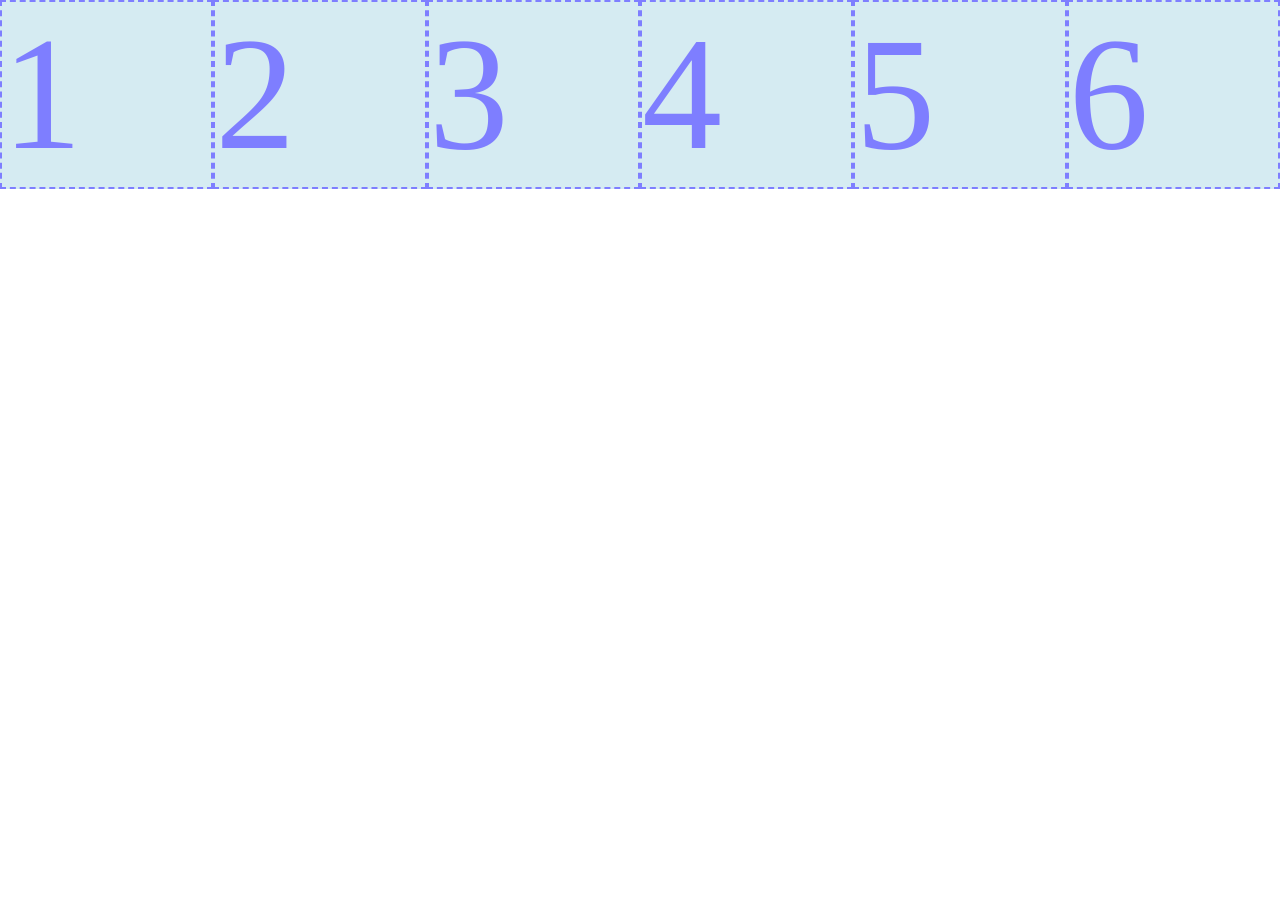
<file: hw5/index.html>
<!DOCTYPE html>
<html lang="en">
<head>
<meta charset="UTF-8">
<meta http-equiv="X-UA-Compatible" content="IE=edge">
<meta name="viewport" content="width=device-width, initial-scale=1.0">
<title>Assignment 5</title>
<link rel="stylesheet" href="style.css">
</head>
<body>
<div class="container">
<div class="box1">1</div>
<div class="box2">2</div>
<div class="box3">3</div>
<div class="box4">4</div>
<div class="box5">5</div>
<div class="box6">6</div>
</div>
</body>
</html>
</file>
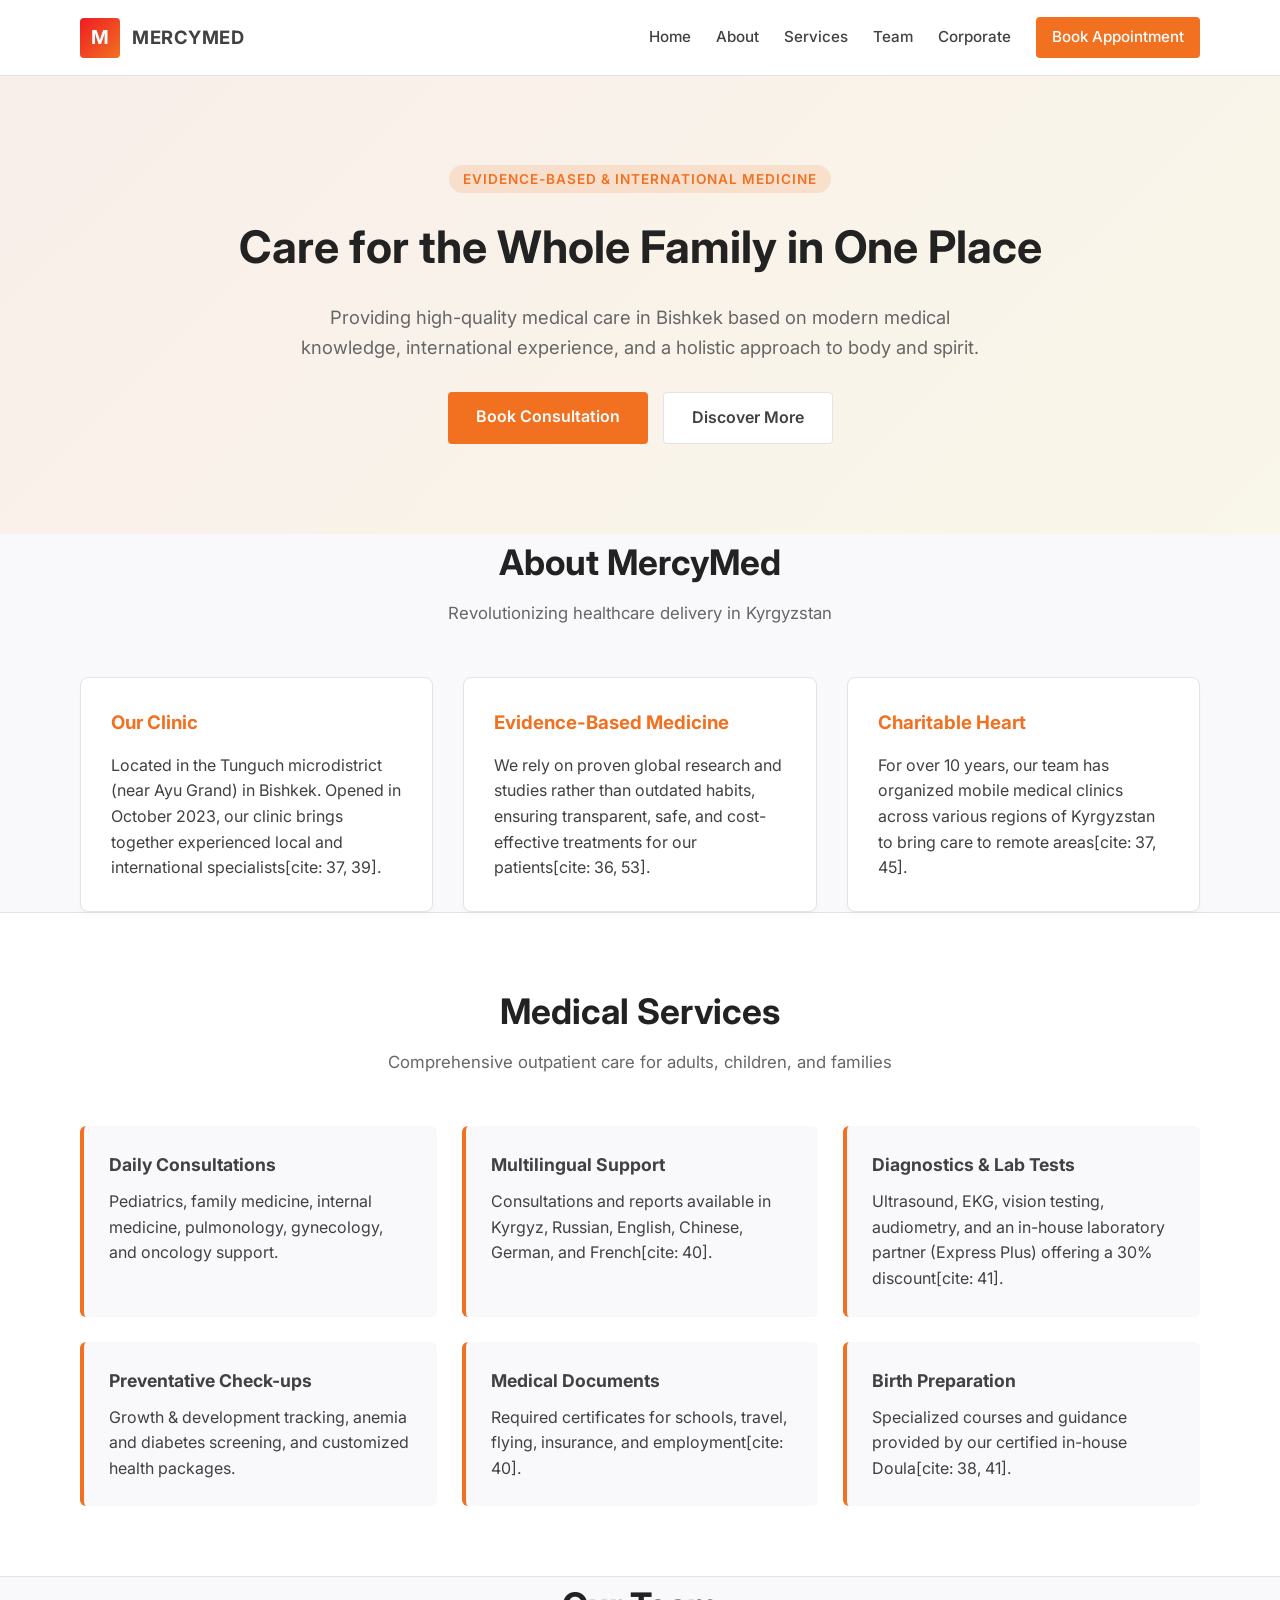
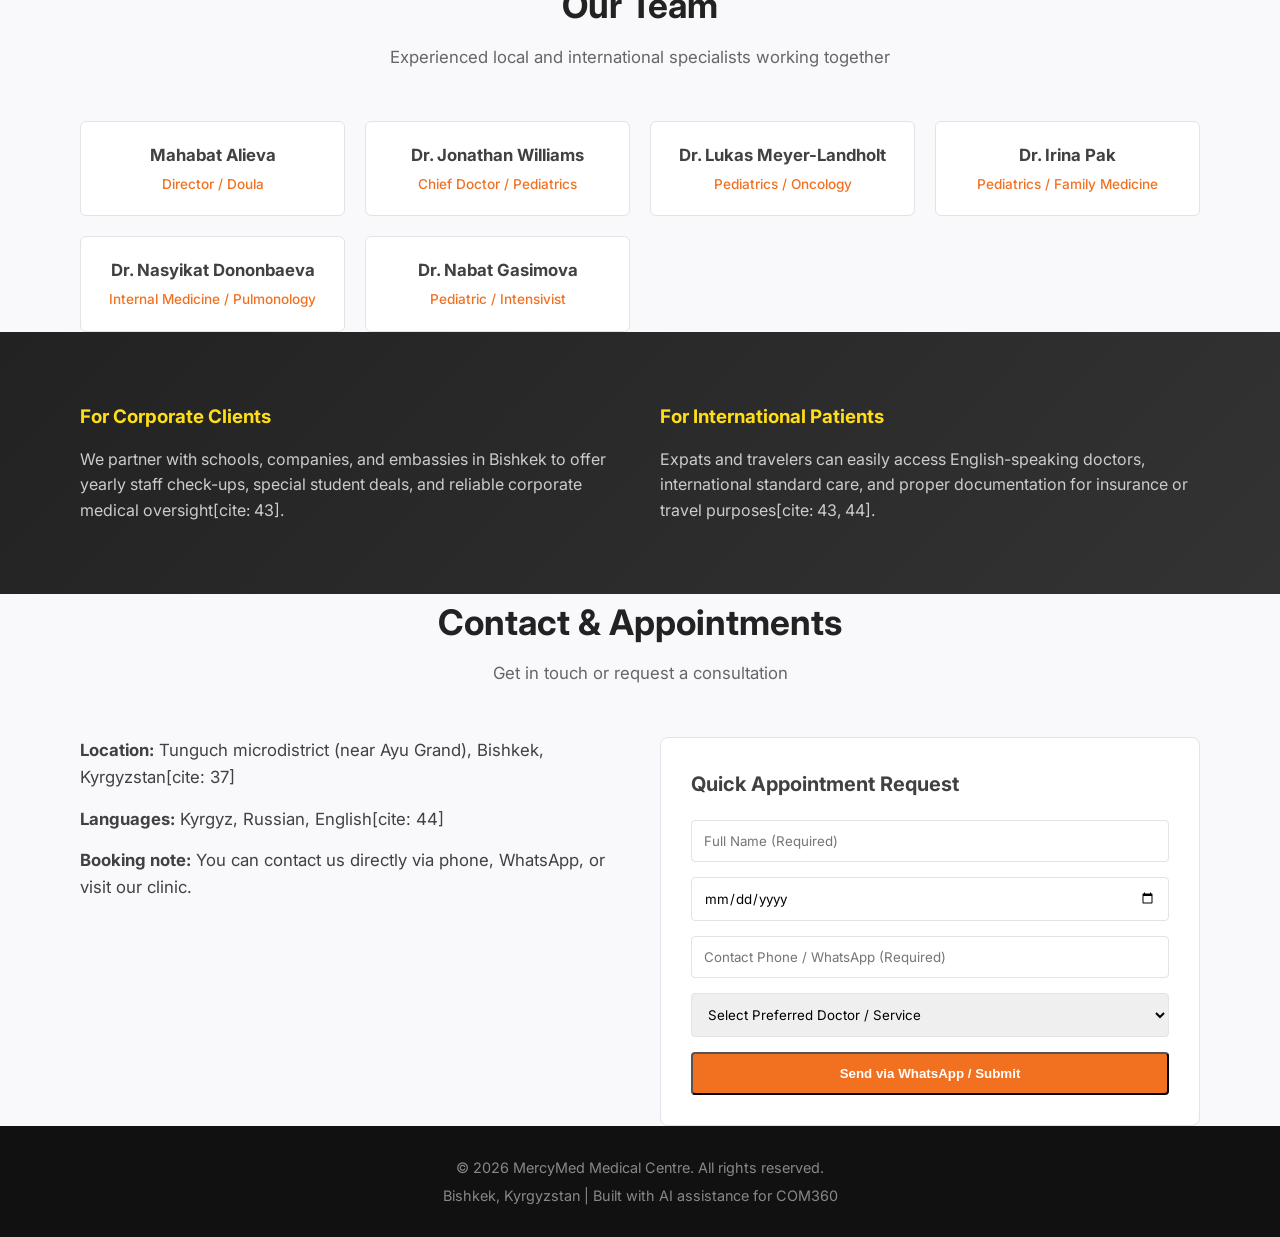
<file: hw6/index.html>
<!DOCTYPE html>
<html lang="en">

<head>
    <meta charset="UTF-8">
    <meta name="viewport" content="width=device-width, initial-scale=1.0">
    <title>MercyMed - Private Medical Centre in Bishkek</title>
    <link rel="stylesheet" href="style.css">
    <!-- Google Fonts for modern clean typography -->
    <link href="https://fonts.googleapis.com/css2?family=Inter:wght@300;400;500;600;700&display=swap" rel="stylesheet">
</head>

<body>

    <!-- Header & Navigation -->
    <header class="site-header">
        <div class="container header-container">
            <div class="logo-area">
                <!-- Using logo color scheme concept -->
                <div class="logo-box">M</div>
                <span class="logo-text">MERCYMED</span>
            </div>
            <nav class="main-nav">
                <a href="#home">Home</a>
                <a href="#about">About</a>
                <a href="#services">Services</a>
                <a href="#team">Team</a>
                <a href="#corporate">Corporate</a>
                <a href="#contact" class="btn-nav-book">Book Appointment</a>
            </nav>
        </div>
    </header>

    <!-- Hero Section -->
    <section id="home" class="hero-section">
        <div class="container hero-content">
            <span class="tagline-badge">Evidence-Based & International Medicine</span>
            <h1>Care for the Whole Family in One Place</h1>
            <p>Providing high-quality medical care in Bishkek based on modern medical knowledge, international
                experience, and a holistic approach to body and spirit.</p>
            <div class="hero-buttons">
                <a href="#contact" class="btn btn-primary">Book Consultation</a>
                <a href="#about" class="btn btn-secondary">Discover More</a>
            </div>
        </div>
    </section>

    <!-- About Section -->
    <section id="about" class="about-section container">
        <div class="section-title">
            <h2>About MercyMed</h2>
            <p>Revolutionizing healthcare delivery in Kyrgyzstan</p>
        </div>
        <div class="about-grid">
            <div class="about-card">
                <h3>Our Clinic</h3>
                <p>Located in the Tunguch microdistrict (near Ayu Grand) in Bishkek. Opened in October 2023, our clinic
                    brings together experienced local and international specialists[cite: 37, 39].</p>
            </div>
            <div class="about-card">
                <h3>Evidence-Based Medicine</h3>
                <p>We rely on proven global research and studies rather than outdated habits, ensuring transparent,
                    safe, and cost-effective treatments for our patients[cite: 36, 53].</p>
            </div>
            <div class="about-card">
                <h3>Charitable Heart</h3>
                <p>For over 10 years, our team has organized mobile medical clinics across various regions of Kyrgyzstan
                    to bring care to remote areas[cite: 37, 45].</p>
            </div>
        </div>
    </section>

    <!-- Services Section -->
    <section id="services" class="services-section">
        <div class="container">
            <div class="section-title">
                <h2>Medical Services</h2>
                <p>Comprehensive outpatient care for adults, children, and families</p>
            </div>
            <div class="services-grid">
                <div class="service-item">
                    <h4>Daily Consultations</h4>
                    <p>Pediatrics, family medicine, internal medicine, pulmonology, gynecology, and oncology support.
                    </p>
                </div>
                <div class="service-item">
                    <h4>Multilingual Support</h4>
                    <p>Consultations and reports available in Kyrgyz, Russian, English, Chinese, German, and
                        French[cite: 40].</p>
                </div>
                <div class="service-item">
                    <h4>Diagnostics & Lab Tests</h4>
                    <p>Ultrasound, EKG, vision testing, audiometry, and an in-house laboratory partner (Express Plus)
                        offering a 30% discount[cite: 41].</p>
                </div>
                <div class="service-item">
                    <h4>Preventative Check-ups</h4>
                    <p>Growth & development tracking, anemia and diabetes screening, and customized health packages.</p>
                </div>
                <div class="service-item">
                    <h4>Medical Documents</h4>
                    <p>Required certificates for schools, travel, flying, insurance, and employment[cite: 40].</p>
                </div>
                <div class="service-item">
                    <h4>Birth Preparation</h4>
                    <p>Specialized courses and guidance provided by our certified in-house Doula[cite: 38, 41].</p>
                </div>
            </div>
        </div>
    </section>

    <!-- Team Section -->
    <section id="team" class="team-section container">
        <div class="section-title">
            <h2>Our Team</h2>
            <p>Experienced local and international specialists working together</p>
        </div>
        <div class="team-grid">
            <div class="team-card">
                <h4>Mahabat Alieva</h4>
                <p class="role">Director / Doula</p>
            </div>
            <div class="team-card">
                <h4>Dr. Jonathan Williams</h4>
                <p class="role">Chief Doctor / Pediatrics</p>
            </div>
            <div class="team-card">
                <h4>Dr. Lukas Meyer-Landholt</h4>
                <p class="role">Pediatrics / Oncology</p>
            </div>
            <div class="team-card">
                <h4>Dr. Irina Pak</h4>
                <p class="role">Pediatrics / Family Medicine</p>
            </div>
            <div class="team-card">
                <h4>Dr. Nasyikat Dononbaeva</h4>
                <p class="role">Internal Medicine / Pulmonology</p>
            </div>
            <div class="team-card">
                <h4>Dr. Nabat Gasimova</h4>
                <p class="role">Pediatric / Intensivist</p>
            </div>
        </div>
    </section>

    <!-- Corporate & International Section -->
    <section id="corporate" class="corporate-section">
        <div class="container corporate-flex">
            <div class="corporate-box">
                <h3>For Corporate Clients</h3>
                <p>We partner with schools, companies, and embassies in Bishkek to offer yearly staff check-ups, special
                    student deals, and reliable corporate medical oversight[cite: 43].</p>
            </div>
            <div class="corporate-box">
                <h3>For International Patients</h3>
                <p>Expats and travelers can easily access English-speaking doctors, international standard care, and
                    proper documentation for insurance or travel purposes[cite: 43, 44].</p>
            </div>
        </div>
    </section>

    <!-- Contact & Booking Section -->
    <section id="contact" class="contact-section container">
        <div class="section-title">
            <h2>Contact & Appointments</h2>
            <p>Get in touch or request a consultation</p>
        </div>
        <div class="contact-grid">
            <div class="contact-info">
                <p><strong>Location:</strong> Tunguch microdistrict (near Ayu Grand), Bishkek, Kyrgyzstan[cite: 37]</p>
                <p><strong>Languages:</strong> Kyrgyz, Russian, English[cite: 44]</p>
                <p><strong>Booking note:</strong> You can contact us directly via phone, WhatsApp, or visit our clinic.
                </p>
            </div>
            <div class="booking-form-wrapper">
                <!-- Simple form mockup generating instant inquiry -->
                <form class="booking-form"
                    onsubmit="event.preventDefault(); alert('Thank you! Your request has been prepared for our reception team.');">
                    <h3>Quick Appointment Request</h3>
                    <input type="text" placeholder="Full Name (Required)" required>
                    <input type="date" placeholder="Date of Birth (Required)" required>
                    <input type="tel" placeholder="Contact Phone / WhatsApp (Required)" required>
                    <select>
                        <option>Select Preferred Doctor / Service</option>
                        <option>General Consultation / Pediatrics</option>
                        <option>Family Medicine</option>
                        <option>Ultrasound / Diagnostics</option>
                        <option>Gynecology / Doula Services</option>
                    </select>
                    <button type="submit" class="btn btn-primary" style="width:100%;">Send via WhatsApp /
                        Submit</button>
                </form>
            </div>
        </div>
    </section>

    <!-- Footer -->
    <footer class="site-footer">
        <div class="container footer-content">
            <p>&copy; 2026 MercyMed Medical Centre. All rights reserved.</p>
            <p>Bishkek, Kyrgyzstan | Built with AI assistance for COM360</p>
        </div>
    </footer>

</body>

</html>
</file>
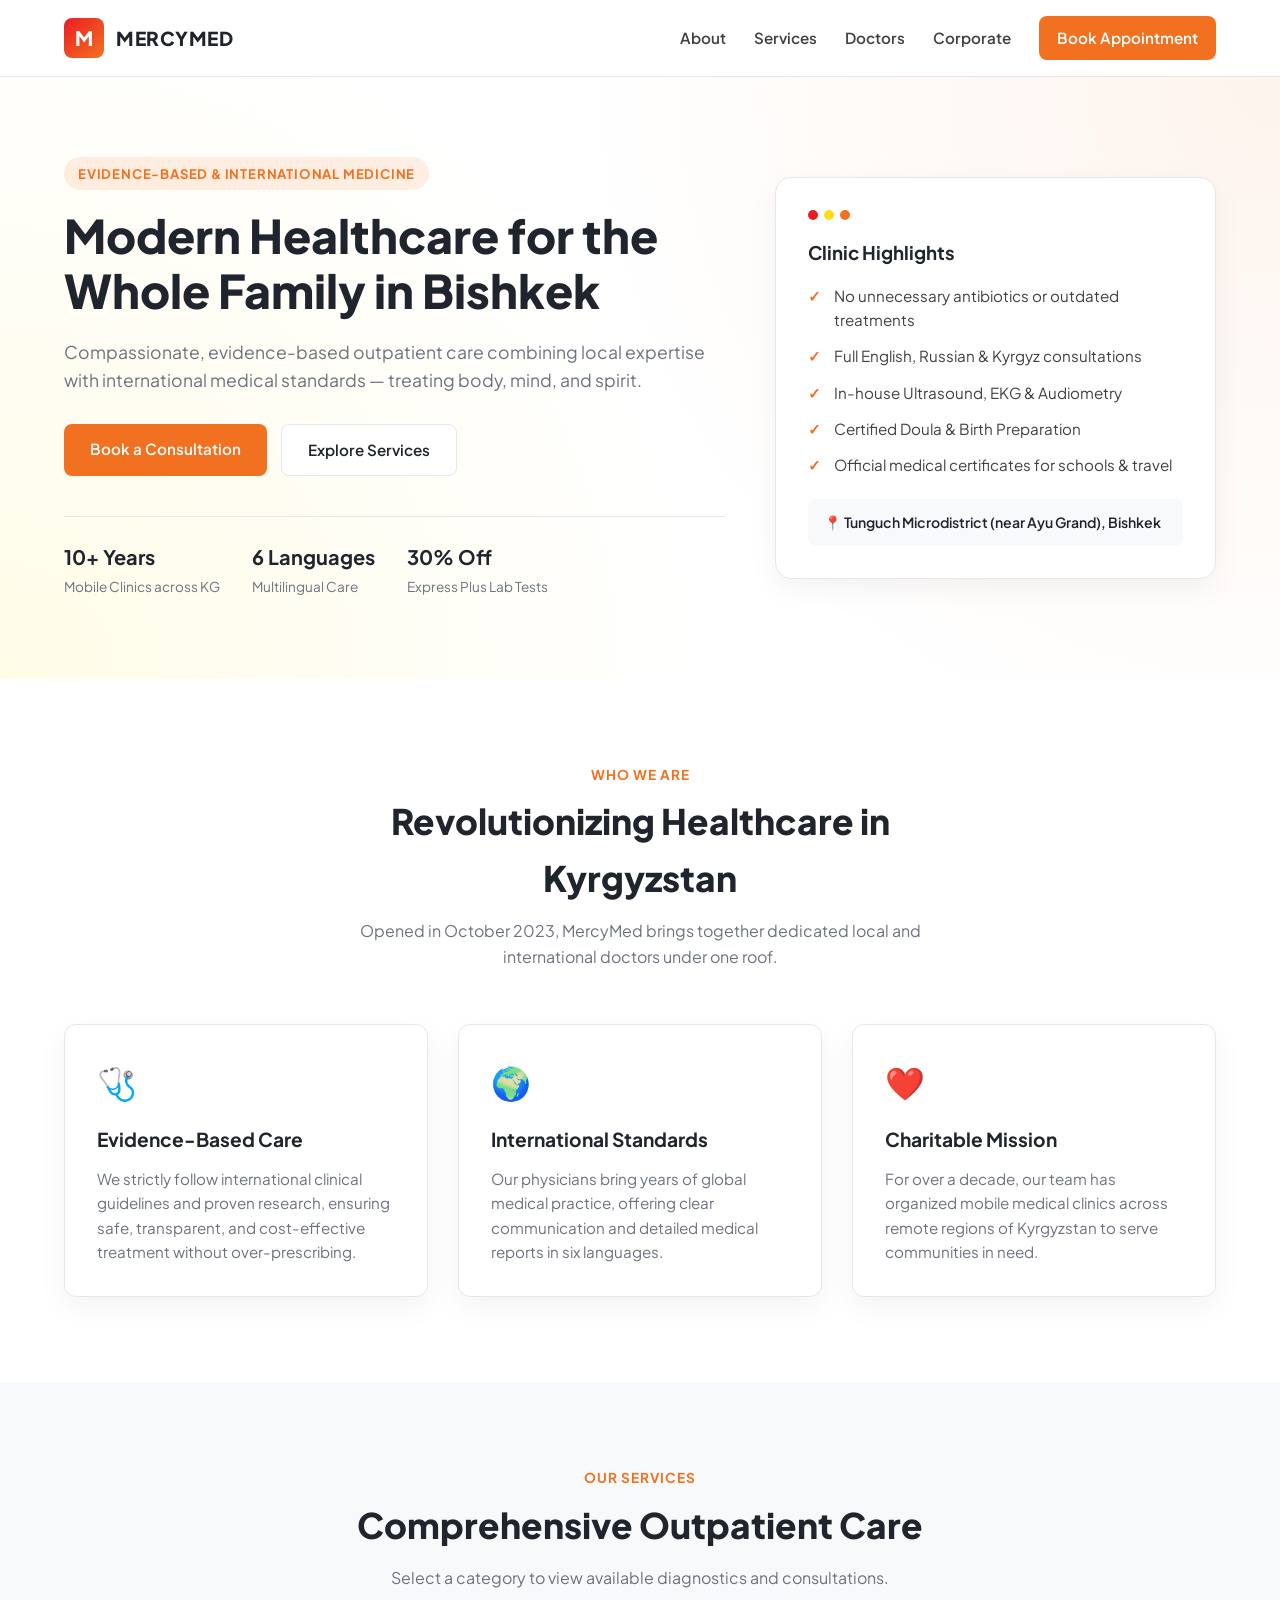
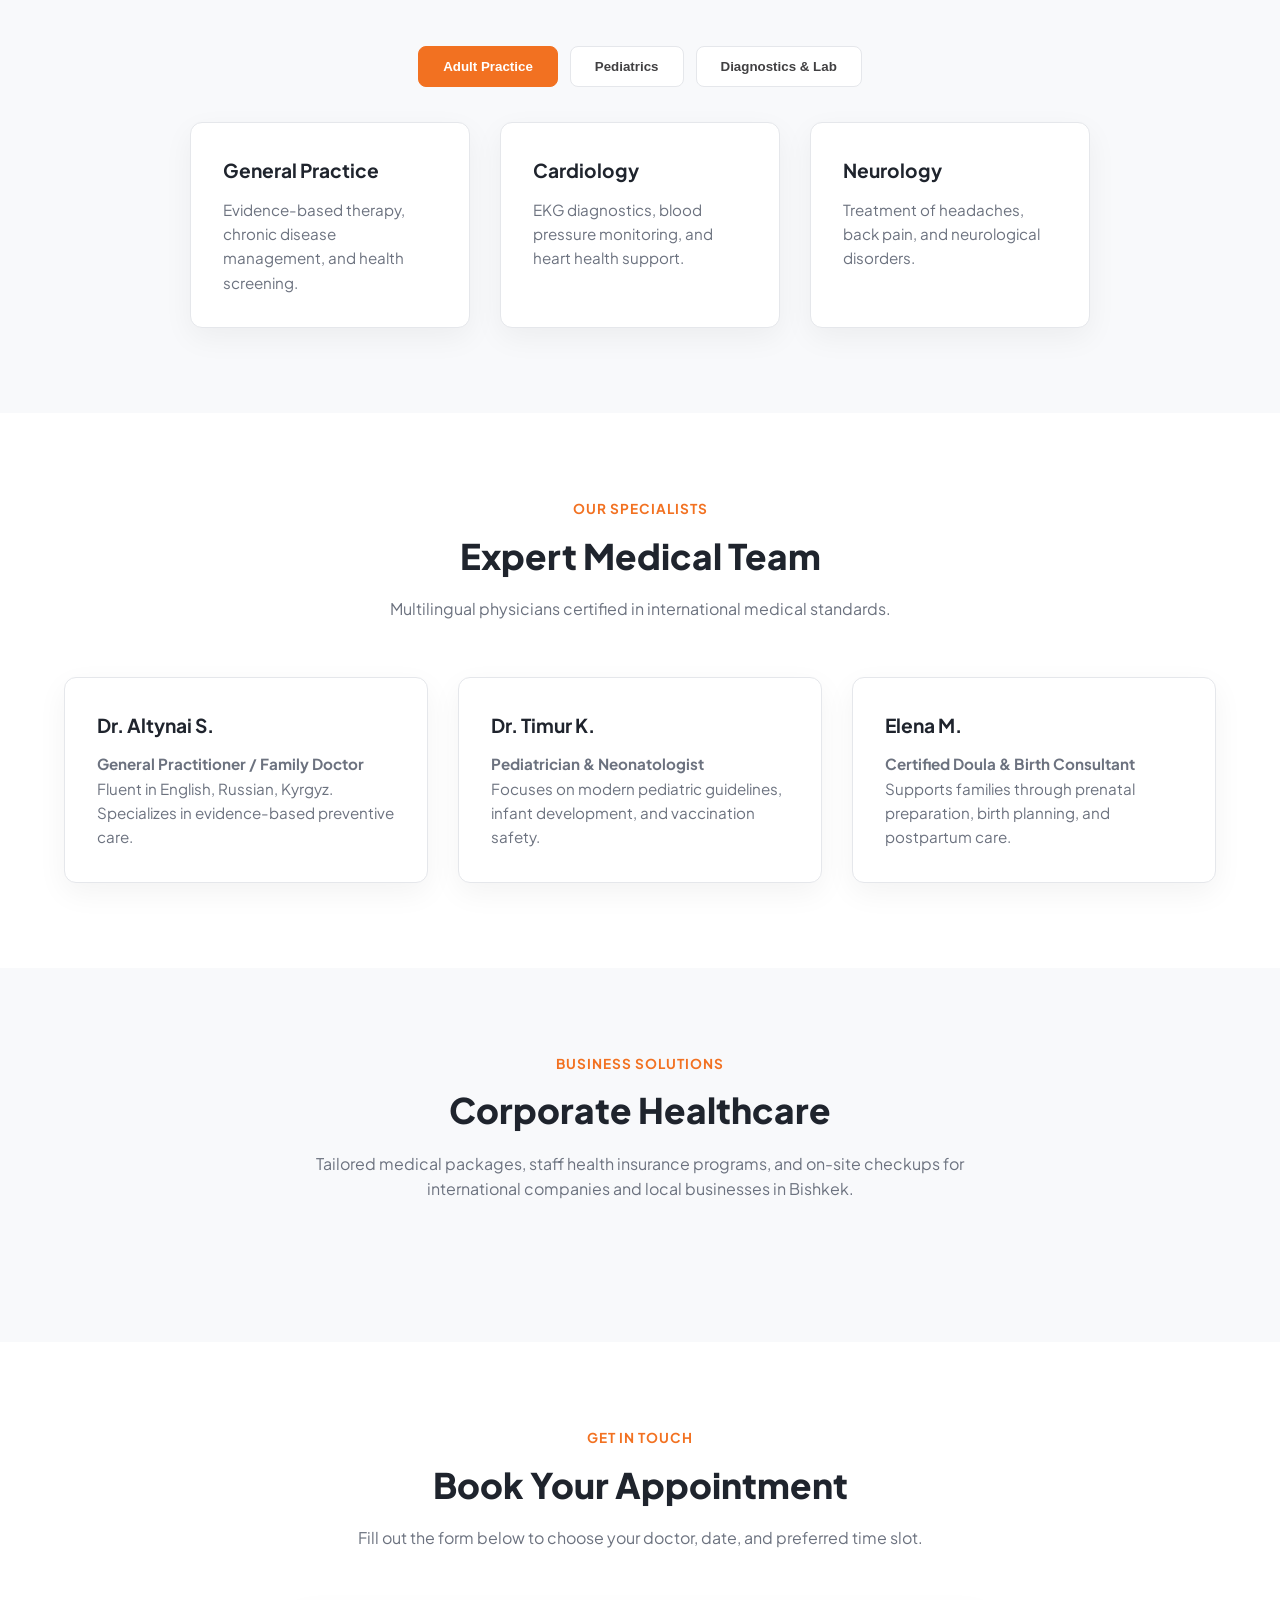
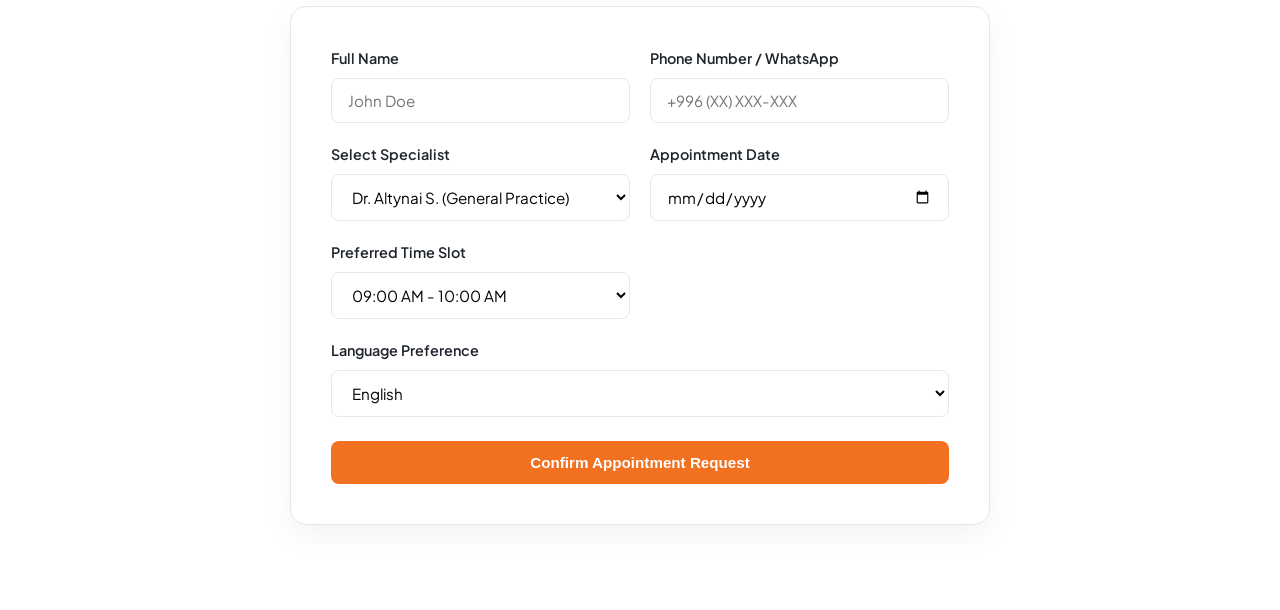
<file: hw7/index.html>
<!DOCTYPE html>
<html lang="en">
<head>
    <meta charset="UTF-8">
    <meta name="viewport" content="width=device-width, initial-scale=1.0">
    <title>MercyMed — Private Medical Centre in Bishkek</title>
    <link rel="stylesheet" href="style.css">
    <link rel="preconnect" href="https://fonts.googleapis.com">
    <link rel="preconnect" href="https://fonts.gstatic.com" crossorigin>
    <link href="https://fonts.googleapis.com/css2?family=Plus+Jakarta+Sans:wght@400;500;600;700;800&display=swap" rel="stylesheet">
</head>
<body>

    <!-- Шапка сайта -->
    <header class="header">
        <div class="container header-inner">
            <a href="#home" class="logo">
                <span class="logo-icon">M</span>
                <span class="logo-name">MERCYMED</span>
            </a>

            <nav class="nav" id="navMenu">
                <a href="#about">About</a>
                <a href="#services">Services</a>
                <a href="#team">Doctors</a>
                <a href="#corporate">Corporate</a>
                <a href="#contact" class="btn btn-primary btn-sm">Book Appointment</a>
            </nav>

            <button class="burger" id="burgerBtn" aria-label="Toggle Menu">
                <span></span>
                <span></span>
                <span></span>
            </button>
        </div>
    </header>

    <!-- Главный экран -->
    <section id="home" class="hero">
        <div class="container hero-grid">
            <div class="hero-text">
                <span class="badge">Evidence-Based & International Medicine</span>
                <h1>Modern Healthcare for the Whole Family in Bishkek</h1>
                <p>Compassionate, evidence-based outpatient care combining local expertise with international medical standards — treating body, mind, and spirit.</p>
                <div class="hero-actions">
                    <a href="#contact" class="btn btn-primary">Book a Consultation</a>
                    <a href="#services" class="btn btn-outline">Explore Services</a>
                </div>
                <div class="hero-stats">
                    <div class="stat">
                        <strong>10+ Years</strong>
                        <span>Mobile Clinics across KG</span>
                    </div>
                    <div class="stat">
                        <strong>6 Languages</strong>
                        <span>Multilingual Care</span>
                    </div>
                    <div class="stat">
                        <strong>30% Off</strong>
                        <span>Express Plus Lab Tests</span>
                    </div>
                </div>
            </div>
            <div class="hero-card-visual">
                <div class="info-glass-card">
                    <div class="card-header-dot">
                        <span class="dot red"></span>
                        <span class="dot yellow"></span>
                        <span class="dot orange"></span>
                    </div>
                    <h3>Clinic Highlights</h3>
                    <ul class="check-list">
                        <li>No unnecessary antibiotics or outdated treatments</li>
                        <li>Full English, Russian & Kyrgyz consultations</li>
                        <li>In-house Ultrasound, EKG & Audiometry</li>
                        <li>Certified Doula & Birth Preparation</li>
                        <li>Official medical certificates for schools & travel</li>
                    </ul>
                    <div class="location-pill">
                        📍 Tunguch Microdistrict (near Ayu Grand), Bishkek
                    </div>
                </div>
            </div>
        </div>
    </section>

    <!-- О клинике -->
    <section id="about" class="section">
        <div class="container">
            <div class="section-head">
                <span class="sub-label">Who We Are</span>
                <h2>Revolutionizing Healthcare in Kyrgyzstan</h2>
                <p>Opened in October 2023, MercyMed brings together dedicated local and international doctors under one roof.</p>
            </div>
            <div class="grid-3">
                <div class="feature-card">
                    <div class="icon-box">🩺</div>
                    <h3>Evidence-Based Care</h3>
                    <p>We strictly follow international clinical guidelines and proven research, ensuring safe, transparent, and cost-effective treatment without over-prescribing.</p>
                </div>
                <div class="feature-card">
                    <div class="icon-box">🌍</div>
                    <h3>International Standards</h3>
                    <p>Our physicians bring years of global medical practice, offering clear communication and detailed medical reports in six languages.</p>
                </div>
                <div class="feature-card">
                    <div class="icon-box">❤️</div>
                    <h3>Charitable Mission</h3>
                    <p>For over a decade, our team has organized mobile medical clinics across remote regions of Kyrgyzstan to serve communities in need.</p>
                </div>
            </div>
        </div>
    </section>

    <!-- Услуги -->
    <section id="services" class="section bg-alt">
        <div class="container">
            <div class="section-head">
                <span class="sub-label">Our Services</span>
                <h2>Comprehensive Outpatient Care</h2>
                <p>Select a category to view available diagnostics and consultations.</p>
            </div>
            <!-- Интерактивные вкладки услуг -->
            <div class="tabs-container">
                <div class="tabs-nav">
                    <button class="tab-btn active" data-tab="adults">Adult Practice</button>
                    <button class="tab-btn" data-tab="pediatrics">Pediatrics</button>
                    <button class="tab-btn" data-tab="diagnostics">Diagnostics & Lab</button>
                </div>
                <div class="tabs-content">
                    <div class="tab-pane active" id="adults">
                        <div class="grid-3">
                            <div class="feature-card"><h3>General Practice</h3><p>Evidence-based therapy, chronic disease management, and health screening.</p></div>
                            <div class="feature-card"><h3>Cardiology</h3><p>EKG diagnostics, blood pressure monitoring, and heart health support.</p></div>
                            <div class="feature-card"><h3>Neurology</h3><p>Treatment of headaches, back pain, and neurological disorders.</p></div>
                        </div>
                    </div>
                    <div class="tab-pane" id="pediatrics">
                        <div class="grid-3">
                            <div class="feature-card"><h3>Well-Child Care</h3><p>Growth tracking, vaccination schedules, and developmental assessments.</p></div>
                            <div class="feature-card"><h3>Pediatric Consultation</h3><p>Safe, gentle treatment plans without unnecessary antibiotics.</p></div>
                            <div class="feature-card"><h3>School Certificates</h3><p>Official medical documents for schools and kindergartens.</p></div>
                        </div>
                    </div>
                    <div class="tab-pane" id="diagnostics">
                        <div class="grid-3">
                            <div class="feature-card"><h3>Ultrasound (USI)</h3><p>High-precision internal organ and soft tissue scanning.</p></div>
                            <div class="feature-card"><h3>Express Lab Tests</h3><p>Comprehensive blood and infection tests with 30% discount offers.</p></div>
                            <div class="feature-card"><h3>Audiometry</h3><p>Professional hearing testing in dedicated acoustic setting.</p></div>
                        </div>
                    </div>
                </div>
            </div>
        </div>
    </section>

    <!-- Врачи -->
    <section id="team" class="section">
        <div class="container">
            <div class="section-head">
                <span class="sub-label">Our Specialists</span>
                <h2>Expert Medical Team</h2>
                <p>Multilingual physicians certified in international medical standards.</p>
            </div>
            <div class="grid-3">
                <div class="feature-card">
                    <h3>Dr. Altynai S.</h3>
                    <p><strong>General Practitioner / Family Doctor</strong></p>
                    <p>Fluent in English, Russian, Kyrgyz. Specializes in evidence-based preventive care.</p>
                </div>
                <div class="feature-card">
                    <h3>Dr. Timur K.</h3>
                    <p><strong>Pediatrician & Neonatologist</strong></p>
                    <p>Focuses on modern pediatric guidelines, infant development, and vaccination safety.</p>
                </div>
                <div class="feature-card">
                    <h3>Elena M.</h3>
                    <p><strong>Certified Doula & Birth Consultant</strong></p>
                    <p>Supports families through prenatal preparation, birth planning, and postpartum care.</p>
                </div>
            </div>
        </div>
    </section>

    <!-- Корпоративным клиентам -->
    <section id="corporate" class="section bg-alt">
        <div class="container">
            <div class="section-head">
                <span class="sub-label">Business Solutions</span>
                <h2>Corporate Healthcare</h2>
                <p>Tailored medical packages, staff health insurance programs, and on-site checkups for international companies and local businesses in Bishkek.</p>
            </div>
        </div>
    </section>

    <!-- Контакты и Интерактивная форма записи (Book Appointment) -->
    <section id="contact" class="section">
        <div class="container">
            <div class="section-head">
                <span class="sub-label">Get in Touch</span>
                <h2>Book Your Appointment</h2>
                <p>Fill out the form below to choose your doctor, date, and preferred time slot.</p>
            </div>
            
            <div class="booking-wrapper">
                <form id="bookingForm" class="booking-form">
                    <div class="form-grid">
                        <div class="form-group">
                            <label>Full Name</label>
                            <input type="text" required placeholder="John Doe">
                        </div>
                        <div class="form-group">
                            <label>Phone Number / WhatsApp</label>
                            <input type="tel" required placeholder="+996 (XX) XXX-XXX">
                        </div>
                        <div class="form-group">
                            <label>Select Specialist</label>
                            <select id="doctorSelect">
                                <option value="general">Dr. Altynai S. (General Practice)</option>
                                <option value="pediatric">Dr. Timur K. (Pediatrics)</option>
                                <option value="doula">Elena M. (Doula / Birth Prep)</option>
                            </select>
                        </div>
                        <div class="form-group">
                            <label>Appointment Date</label>
                            <input type="date" required id="appointmentDate">
                        </div>
                        <div class="form-group">
                            <label>Preferred Time Slot</label>
                            <select required>
                                <option value="09:00">09:00 AM - 10:00 AM</option>
                                <option value="11:00">11:00 AM - 12:00 PM</option>
                                <option value="14:00">02:00 PM - 03:00 PM</option>
                                <option value="16:00">04:00 PM - 05:00 PM</option>
                            </select>
                        </div>
                        <div class="form-group">
                            <label>Language Preference</label>
                            <select>
                                <option>English</option>
                                <option>Russian</option>
                                <option>Kyrgyz</option>
                            </select>
                        </div>
                    </div>
                    <button type="submit" class="btn btn-primary btn-full" style="margin-top: 24px;">Confirm Appointment Request</button>
                    <div id="successMessage" class="success-message" style="display: none;">
                        ✅ Thank you! Your appointment request has been received. Our manager will contact you via WhatsApp/Phone shortly.
                    </div>
                </form>
            </div>
        </div>
    </section>

    <!-- Скрипты интерактивности -->
    <script>
        // 1. Мобильное меню
        const burgerBtn = document.getElementById('burgerBtn');
        const navMenu = document.getElementById('navMenu');

        burgerBtn.addEventListener('click', () => {
            navMenu.classList.toggle('active');
        });

        navMenu.querySelectorAll('a').forEach(link => {
            link.addEventListener('click', () => {
                navMenu.classList.remove('active');
            });
        });

        // 2. Интерактивные вкладки услуг (Services Tabs)
        const tabBtns = document.querySelectorAll('.tab-btn');
        const tabPanes = document.querySelectorAll('.tab-pane');

        tabBtns.forEach(btn => {
            btn.addEventListener('click', () => {
                tabBtns.forEach(b => b.classList.remove('active'));
                tabPanes.forEach(p => p.classList.remove('active'));

                btn.classList.add('active');
                const targetId = btn.getAttribute('data-tab');
                document.getElementById(targetId).classList.add('active');
            });
        });

        // 3. Обработка формы записи (Booking Form)
        const bookingForm = document.getElementById('bookingForm');
        const successMessage = document.getElementById('successMessage');

        bookingForm.addEventListener('submit', (e) => {
            e.preventDefault();
            bookingForm.querySelector('button').style.display = 'none';
            successMessage.style.display = 'block';
        });

        // Установка минимальной даты в календаре на сегодня
        const today = new Date().toISOString().split('T')[0];
        document.getElementById('appointmentDate').min = today;
    </script>

</body>
</html>
</file>
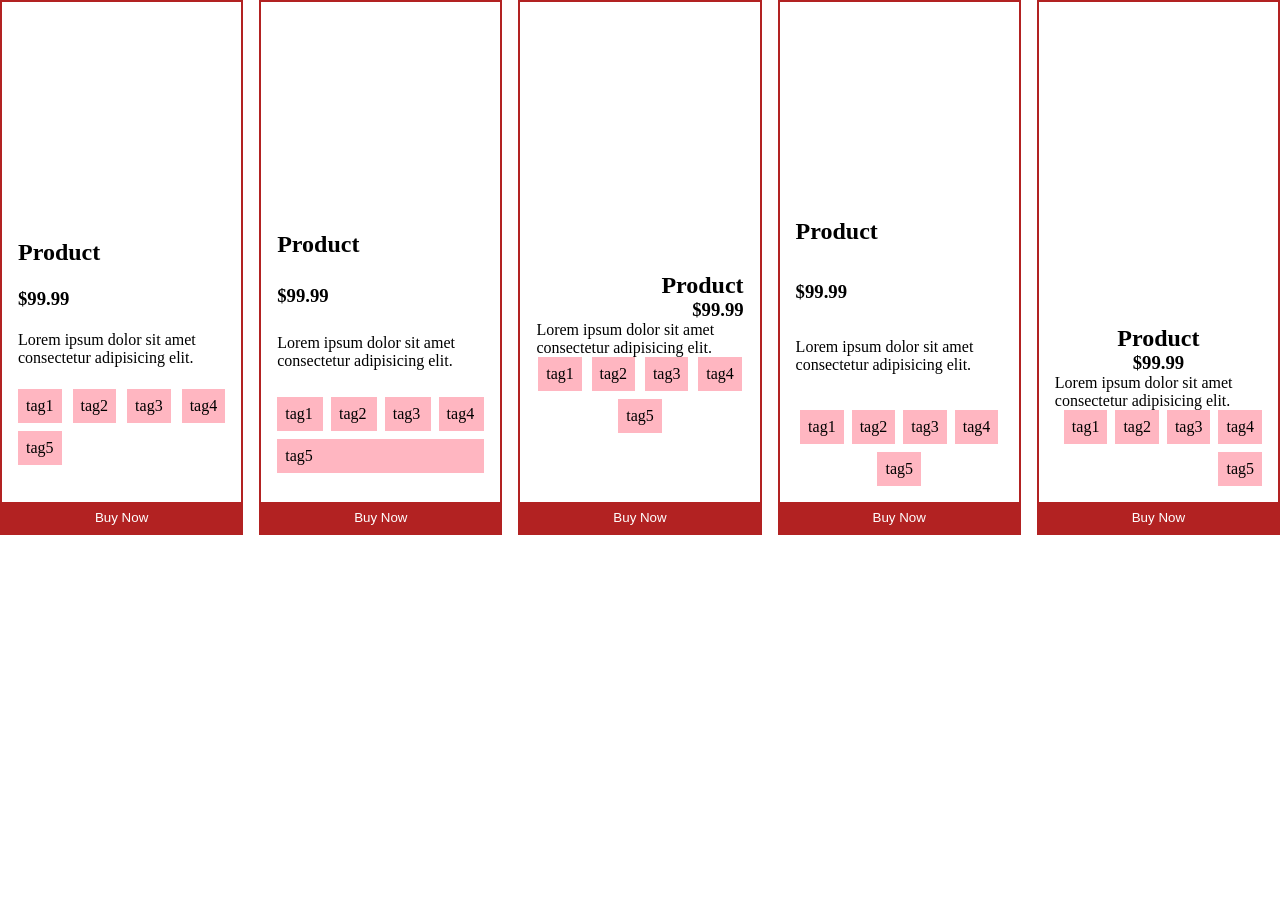
<file: hw8/index.html>
<!DOCTYPE html>
<html lang="en">
<head>
  <meta charset="UTF-8">
  <meta http-equiv="X-UA-Compatible" content="IE=edge">
  <meta name="viewport" content="width=device-width, initial-scale=1.0">
  <title>Assignment 8</title>
  <link rel="stylesheet" href="style.css">
</head>
<body>
  <div class="container">
    <div class="box1">
      <div class="image"></div>
      <div class="info">
        <h2>Product</h2>
        <h3>$99.99</h3>
        <p>Lorem ipsum dolor sit amet consectetur adipisicing elit.</p>
        <ul>
          <li>tag1</li>
          <li>tag2</li>
          <li>tag3</li>
          <li>tag4</li>
          <li>tag5</li>
        </ul>
      </div>
      <button>Buy Now</button>
    </div>

    <div class="box2">
      <div class="image"></div>
      <div class="info">
        <h2>Product</h2>
        <h3>$99.99</h3>
        <p>Lorem ipsum dolor sit amet consectetur adipisicing elit.</p>
        <ul>
          <li>tag1</li>
          <li>tag2</li>
          <li>tag3</li>
          <li>tag4</li>
          <li>tag5</li>
        </ul>
      </div>
      <button>Buy Now</button>
    </div>

    <div class="box3">
      <div class="image"></div>
      <div class="info">
        <h2>Product</h2>
        <h3>$99.99</h3>
        <p>Lorem ipsum dolor sit amet consectetur adipisicing elit.</p>
        <ul>
          <li>tag1</li>
          <li>tag2</li>
          <li>tag3</li>
          <li>tag4</li>
          <li>tag5</li>
        </ul>
      </div>
      <button>Buy Now</button>
    </div>

    <div class="box4">
      <div class="image"></div>
      <div class="info">
        <h2>Product</h2>
        <h3>$99.99</h3>
        <p>Lorem ipsum dolor sit amet consectetur adipisicing elit.</p>
        <ul>
          <li>tag1</li>
          <li>tag2</li>
          <li>tag3</li>
          <li>tag4</li>
          <li>tag5</li>
        </ul>
      </div>
      <button>Buy Now</button>
    </div>

    <div class="box5">
      <div class="image"></div>
      <div class="info">
        <h2>Product</h2>
        <h3>$99.99</h3>
        <p>Lorem ipsum dolor sit amet consectetur adipisicing elit.</p>
        <ul>
          <li>tag1</li>
          <li>tag2</li>
          <li>tag3</li>
          <li>tag4</li>
          <li>tag5</li>
        </ul>
      </div>
      <button>Buy Now</button>
    </div>
  </div>
</body>
</html>
</file>
<file: hw5/style.css>
body {
    background: url("https://cdn.imgchest.com/files/j7kzcbnrz7m.png");
    opacity: .5;
    background-repeat: no-repeat;
}

* {
    margin: 0;
    box-sizing: border-box;
}

.container {
    max-width: 1400px;
    display: flex;
    flex-wrap: wrap;
}

.container>* {
    background-color: lightblue;
    font-size: 10rem;
    color: blue;
    border: 2px dashed blue;
    flex-basis: 200px;
    flex-shrink: 1;
    flex-grow: 1;
}
</file>
<file: hw6/style.css>
:root {
    /* Brand Palette based on MercyMed Guidelines */
    --primary-orange: #f27121;
    --brand-yellow: #ffde17;
    --brand-red: #ed1c24;
    --brand-dark-grey: #414042;
    --brand-light-bg: #f9f9fb;
    --white: #ffffff;
    --border-color: #e2e2e8;
}

* {
    margin: 0;
    padding: 0;
    box-sizing: border-box;
}

body {
    font-family: 'Inter', sans-serif, -apple-system, BlinkMacSystemFont;
    color: var(--brand-dark-grey);
    background-color: var(--brand-light-bg);
    line-height: 1.6;
}

.container {
    width: 90%;
    max-width: 1150px;
    margin: 0 auto;
    padding: 0 15px;
}

/* Header */
.site-header {
    background: var(--white);
    border-bottom: 1px solid var(--border-color);
    position: sticky;
    top: 0;
    z-index: 1000;
}

.header-container {
    display: flex;
    justify-content: space-between;
    align-items: center;
    height: 75px;
}

.logo-area {
    display: flex;
    align-items: center;
    gap: 12px;
}

.logo-box {
    width: 40px;
    height: 40px;
    background: linear-gradient(135deg, var(--brand-red), var(--primary-orange));
    color: var(--white);
    display: flex;
    align-items: center;
    justify-content: center;
    font-weight: 700;
    font-size: 1.2rem;
    border-radius: 4px;
}

.logo-text {
    font-weight: 700;
    font-size: 1.15rem;
    letter-spacing: 0.5px;
    color: var(--brand-dark-grey);
}

.main-nav {
    display: flex;
    align-items: center;
    gap: 25px;
}

.main-nav a {
    text-decoration: none;
    color: var(--brand-dark-grey);
    font-weight: 500;
    font-size: 0.95rem;
    transition: color 0.2s;
}

.main-nav a:hover {
    color: var(--primary-orange);
}

.btn-nav-book {
    background-color: var(--primary-orange);
    color: var(--white) !important;
    padding: 8px 16px;
    border-radius: 4px;
}

/* Hero Section */
.hero-section {
    background: linear-gradient(135deg, rgba(242, 113, 33, 0.08), rgba(255, 222, 23, 0.08));
    padding: 90px 0;
    text-align: center;
}

.tagline-badge {
    background-color: rgba(242, 113, 33, 0.15);
    color: var(--primary-orange);
    padding: 6px 14px;
    border-radius: 20px;
    font-weight: 600;
    font-size: 0.85rem;
    text-transform: uppercase;
    letter-spacing: 1px;
}

.hero-content h1 {
    font-size: 2.8rem;
    margin: 20px 0;
    color: #222;
}

.hero-content p {
    font-size: 1.15rem;
    max-width: 700px;
    margin: 0 auto 30px auto;
    color: #666;
}

.hero-buttons {
    display: flex;
    justify-content: center;
    gap: 15px;
}

.btn {
    display: inline-block;
    padding: 12px 28px;
    border-radius: 4px;
    font-weight: 600;
    text-decoration: none;
    transition: all 0.2s;
}

.btn-primary {
    background-color: var(--primary-orange);
    color: var(--white);
}

.btn-primary:hover {
    background-color: #d95e12;
}

.btn-secondary {
    background-color: var(--white);
    color: var(--brand-dark-grey);
    border: 1px solid var(--border-color);
}

.btn-secondary:hover {
    border-color: var(--primary-orange);
}

/* Sections General */
section {
    padding: 70px 0;
}

.section-title {
    text-align: center;
    margin-bottom: 50px;
}

.section-title h2 {
    font-size: 2.2rem;
    color: #222;
    margin-bottom: 10px;
}

.section-title p {
    color: #666;
    font-size: 1.05rem;
}

/* About Grid */
.about-grid {
    display: grid;
    grid-template-columns: repeat(auto-fit, minmax(300px, 1fr));
    gap: 30px;
}

.about-card {
    background: var(--white);
    padding: 30px;
    border-radius: 8px;
    border: 1px solid var(--border-color);
    box-shadow: 0 4px 6px rgba(0,0,0,0.02);
}

.about-card h3 {
    color: var(--primary-orange);
    margin-bottom: 15px;
}

/* Services Grid */
.services-section {
    background-color: var(--white);
    border-top: 1px solid var(--border-color);
    border-bottom: 1px solid var(--border-color);
}

.services-grid {
    display: grid;
    grid-template-columns: repeat(auto-fit, minmax(320px, 1fr));
    gap: 25px;
}

.service-item {
    background: var(--brand-light-bg);
    padding: 25px;
    border-radius: 6px;
    border-left: 4px solid var(--primary-orange);
}

.service-item h4 {
    margin-bottom: 10px;
    font-size: 1.1rem;
}

/* Team Grid */
.team-grid {
    display: grid;
    grid-template-columns: repeat(auto-fit, minmax(250px, 1fr));
    gap: 20px;
}

.team-card {
    background: var(--white);
    padding: 20px;
    border-radius: 6px;
    border: 1px solid var(--border-color);
    text-align: center;
}

.team-card h4 {
    margin-bottom: 5px;
    font-size: 1.05rem;
}

.team-card .role {
    font-size: 0.85rem;
    color: var(--primary-orange);
    font-weight: 500;
}

/* Corporate Section */
.corporate-section {
    background: linear-gradient(135deg, #222, #333);
    color: var(--white);
}

.corporate-flex {
    display: grid;
    grid-template-columns: repeat(auto-fit, minmax(300px, 1fr));
    gap: 40px;
}

.corporate-box h3 {
    color: var(--brand-yellow);
    margin-bottom: 15px;
}

.corporate-box p {
    color: #ccc;
}

/* Contact & Booking */
.contact-grid {
    display: grid;
    grid-template-columns: 1fr 1fr;
    gap: 40px;
    align-items: flex-start;
}

.contact-info p {
    margin-bottom: 15px;
    font-size: 1.05rem;
}

.booking-form {
    background: var(--white);
    padding: 30px;
    border-radius: 8px;
    border: 1px solid var(--border-color);
}

.booking-form h3 {
    margin-bottom: 20px;
    font-size: 1.25rem;
}

.booking-form input, 
.booking-form select {
    width: 100%;
    padding: 12px;
    margin-bottom: 15px;
    border: 1px solid var(--border-color);
    border-radius: 4px;
    font-family: inherit;
}

/* Footer */
.site-footer {
    background: #111;
    color: #888;
    padding: 30px 0;
    text-align: center;
    font-size: 0.9rem;
}

.footer-content p + p {
    margin-top: 5px;
}

/* Responsive layout adjustments */
@media(max-width: 768px) {
    .contact-grid {
        grid-template-columns: 1fr;
    }
    .hero-content h1 {
        font-size: 2.2rem;
    }
    .main-nav {
        display: none; /* simplified for small screens */
    }
}
</file>
<file: hw7/style.css>
:root {
    --orange: #f27121;
    --orange-dark: #d95d12;
    --yellow: #ffde17;
    --red: #ed1c24;
    --dark: #1f242d;
    --text: #414042;
    --text-muted: #6c727f;
    --bg-light: #f8f9fb;
    --white: #ffffff;
    --border: #e5e7eb;
    --radius: 12px;
    --shadow: 0 10px 30px rgba(0, 0, 0, 0.05);
}

* {
    margin: 0;
    padding: 0;
    box-sizing: border-box;
}

html {
    scroll-behavior: smooth;
}

body {
    font-family: 'Plus Jakarta Sans', -apple-system, BlinkMacSystemFont, sans-serif;
    color: var(--text);
    background-color: var(--white);
    line-height: 1.6;
}

.container {
    width: 90%;
    max-width: 1180px;
    margin: 0 auto;
}

/* Header */
.header {
    background: rgba(255, 255, 255, 0.95);
    backdrop-filter: blur(8px);
    border-bottom: 1px solid var(--border);
    position: sticky;
    top: 0;
    z-index: 9999;
}

.header-inner {
    display: flex;
    justify-content: space-between;
    align-items: center;
    height: 76px;
}

.logo {
    display: flex;
    align-items: center;
    gap: 12px;
    text-decoration: none;
}

.logo-icon {
    width: 40px;
    height: 40px;
    border-radius: 8px;
    background: linear-gradient(135deg, var(--red), var(--orange));
    color: var(--white);
    font-weight: 800;
    font-size: 1.25rem;
    display: flex;
    align-items: center;
    justify-content: center;
}

.logo-name {
    font-weight: 800;
    font-size: 1.2rem;
    letter-spacing: 0.5px;
    color: var(--dark);
}

.nav {
    display: flex;
    align-items: center;
    gap: 28px;
}

.nav a {
    text-decoration: none;
    color: var(--text);
    font-weight: 600;
    font-size: 0.95rem;
    transition: color 0.2s;
}

.nav a:hover {
    color: var(--orange);
}

/* Buttons */
.btn {
    display: inline-block;
    padding: 13px 26px;
    border-radius: 8px;
    font-weight: 600;
    font-size: 0.95rem;
    text-decoration: none;
    border: none;
    cursor: pointer;
    transition: all 0.2s ease;
    text-align: center;
}

.btn-sm {
    padding: 10px 18px;
}

.btn-full {
    width: 100%;
}

.btn-primary {
    background-color: var(--orange);
    color: var(--white) !important;
}

.btn-primary:hover {
    background-color: var(--orange-dark);
    transform: translateY(-1px);
}

.btn-outline {
    background-color: var(--white);
    color: var(--dark);
    border: 1px solid var(--border);
}

.btn-outline:hover {
    border-color: var(--orange);
    color: var(--orange);
}

.burger {
    display: none;
    flex-direction: column;
    gap: 5px;
    background: none;
    border: none;
    cursor: pointer;
    padding: 5px;
}

.burger span {
    width: 25px;
    height: 3px;
    background: var(--dark);
    border-radius: 2px;
}

/* Hero Section */
.hero {
    padding: 80px 0;
    background: radial-gradient(circle at top right, rgba(242, 113, 33, 0.08), transparent 50%),
                radial-gradient(circle at bottom left, rgba(255, 222, 23, 0.1), transparent 50%);
}

.hero-grid {
    display: grid;
    grid-template-columns: 1.2fr 0.8fr;
    gap: 50px;
    align-items: center;
}

.badge {
    display: inline-block;
    background: rgba(242, 113, 33, 0.12);
    color: var(--orange);
    padding: 6px 14px;
    border-radius: 50px;
    font-size: 0.82rem;
    font-weight: 700;
    text-transform: uppercase;
    letter-spacing: 0.8px;
    margin-bottom: 18px;
}

.hero h1 {
    font-size: 2.9rem;
    line-height: 1.18;
    color: var(--dark);
    margin-bottom: 20px;
    font-weight: 800;
}

.hero p {
    font-size: 1.1rem;
    color: var(--text-muted);
    margin-bottom: 30px;
}

.hero-actions {
    display: flex;
    gap: 14px;
    flex-wrap: wrap;
    margin-bottom: 40px;
}

.hero-stats {
    display: flex;
    gap: 32px;
    padding-top: 24px;
    border-top: 1px solid var(--border);
}

.stat strong {
    display: block;
    font-size: 1.25rem;
    color: var(--dark);
}

.stat span {
    font-size: 0.85rem;
    color: var(--text-muted);
}

.info-glass-card {
    background: var(--white);
    border: 1px solid var(--border);
    border-radius: 16px;
    padding: 32px;
    box-shadow: var(--shadow);
}

.card-header-dot {
    display: flex;
    gap: 6px;
    margin-bottom: 18px;
}

.dot {
    width: 10px;
    height: 10px;
    border-radius: 50%;
}

.dot.red { background: var(--red); }
.dot.yellow { background: var(--yellow); }
.dot.orange { background: var(--orange); }

.info-glass-card h3 {
    color: var(--dark);
    margin-bottom: 16px;
}

.check-list {
    list-style: none;
    margin-bottom: 22px;
}

.check-list li {
    position: relative;
    padding-left: 26px;
    margin-bottom: 12px;
    font-size: 0.95rem;
}

.check-list li::before {
    content: "✓";
    position: absolute;
    left: 0;
    color: var(--orange);
    font-weight: 800;
}

.location-pill {
    background: var(--bg-light);
    padding: 12px 16px;
    border-radius: 8px;
    font-size: 0.88rem;
    font-weight: 600;
    color: var(--dark);
}

/* Sections */
.section {
    padding: 85px 0;
}

.bg-alt {
    background-color: var(--bg-light);
}

.section-head {
    text-align: center;
    max-width: 650px;
    margin: 0 auto 55px auto;
}

.sub-label {
    color: var(--orange);
    font-weight: 700;
    font-size: 0.85rem;
    text-transform: uppercase;
    letter-spacing: 1px;
    display: block;
    margin-bottom: 8px;
}

.section-head h2 {
    font-size: 2.2rem;
    color: var(--dark);
    margin-bottom: 12px;
    font-weight: 800;
}

.section-head p {
    color: var(--text-muted);
    font-size: 1rem;
}

.grid-3 {
    display: grid;
    grid-template-columns: repeat(3, 1fr);
    gap: 30px;
}

.feature-card {
    background: var(--white);
    border: 1px solid var(--border);
    padding: 32px;
    border-radius: var(--radius);
    box-shadow: var(--shadow);
}

.feature-card .icon-box {
    font-size: 2rem;
    margin-bottom: 16px;
}

.feature-card h3 {
    font-size: 1.2rem;
    margin-bottom: 12px;
    color: var(--dark);
}

.feature-card p {
    color: var(--text-muted);
    font-size: 0.95rem;
}

/* Tabs Styling (Интерактивные вкладки услуг) */
.tabs-container {
    max-width: 900px;
    margin: 0 auto;
}

.tabs-nav {
    display: flex;
    justify-content: center;
    gap: 12px;
    margin-bottom: 35px;
}

.tab-btn {
    background: var(--white);
    border: 1px solid var(--border);
    padding: 12px 24px;
    border-radius: 8px;
    font-weight: 600;
    cursor: pointer;
    color: var(--text);
    transition: all 0.2s;
}

.tab-btn.active {
    background: var(--orange);
    color: var(--white);
    border-color: var(--orange);
}

.tab-pane {
    display: none;
}

.tab-pane.active {
    display: block;
}

/* Booking Form Styling (Форма интерактивной записи) */
.booking-wrapper {
    max-width: 700px;
    margin: 0 auto;
    background: var(--white);
    padding: 40px;
    border-radius: 16px;
    border: 1px solid var(--border);
    box-shadow: var(--shadow);
}

.form-grid {
    display: grid;
    grid-template-columns: 1fr 1fr;
    gap: 20px;
}

.form-group {
    display: flex;
    flex-direction: column;
    gap: 8px;
}

.form-group:nth-child(even):last-child {
    grid-column: span 2;
}

.form-group label {
    font-size: 0.9rem;
    font-weight: 600;
    color: var(--dark);
}

.form-group input, 
.form-group select {
    padding: 12px 16px;
    border-radius: 8px;
    border: 1px solid var(--border);
    font-family: inherit;
    font-size: 0.95rem;
    outline: none;
    transition: border-color 0.2s;
    background: var(--white);
}

.form-group input:focus, 
.form-group select:focus {
    border-color: var(--orange);
}

.success-message {
    margin-top: 20px;
    padding: 16px;
    background: #e6f4ea;
    color: #137333;
    border-radius: 8px;
    font-weight: 600;
    text-align: center;
}

/* Responsive */
@media (max-width: 768px) {
    .burger {
        display: flex;
    }

    .nav {
        display: none;
    }

    .nav.active {
        display: flex;
        flex-direction: column;
        position: absolute;
        top: 76px;
        left: 0;
        width: 100%;
        background: var(--white);
        padding: 24px;
        gap: 18px;
        border-bottom: 1px solid var(--border);
        box-shadow: 0 10px 20px rgba(0, 0, 0, 0.1);
    }

    .hero-grid,
    .grid-3,
    .form-grid {
        grid-template-columns: 1fr;
    }

    .hero h1 {
        font-size: 2.1rem;
    }

    .hero-stats {
        flex-direction: column;
        gap: 16px;
    }

    .tabs-nav {
        flex-direction: column;
    }
}
</file>
<file: hw8/style.css>
* {
  margin: 0;
  box-sizing: border-box;
}

body {
  font-family: tahoma;
}

.image {
  height: 200px;
  background-size: cover;
  background-position: center;
}

.box1 .image {
  background-image: url("https://unsplash.it/300/200?1");
}

.box2 .image {
  background-image: url("https://unsplash.it/300/200?2");
}

.box3 .image {
  background-image: url("https://unsplash.it/300/200?3");
}

.box4 .image {
  background-image: url("https://unsplash.it/500/200?4");
}

.box5 .image {
  background-image: url("https://unsplash.it/800/200?5");
}

/* 1. Container div [.container] */
.container {
  display: flex;
  gap: 1rem;
  flex-wrap: wrap;
}

/* 2. Every flex child of "container" div [.container > *] */
.container > * {
  flex-basis: 200px;
  border: 2px solid firebrick;
  flex-grow: 1;
}

/* 3. "Tag" list [ul] */
ul {
  list-style-type: none;
  padding: 0;
  display: flex;
  flex-direction: row;
  gap: 0.5rem;
  flex-wrap: wrap;
}

ul > * {
  background: lightpink;
  padding: 0.5rem;
}

/* 4. Info section [.info] */
.info {
  display: flex;
  flex-direction: column;
  height: 300px;
  padding: 1rem;
}

/* Main axis (vertical, since flex-direction is column) -> justify-content */
/* Cross axis (horizontal) -> align-items */
.box1 > .info {
  justify-content: space-evenly;
}

.box2 > .info {
  justify-content: space-around;
}

.box3 > .info {
  justify-content: center;
  align-items: flex-end;
}

.box4 > .info {
  justify-content: space-between;
}

.box5 > .info {
  justify-content: flex-end;
  align-items: center;
}

/* 5. "Tag" list [ul] inside boxes */
.box1 ul {
  justify-content: space-between;
}

.box2 ul {
  justify-content: space-around;
}

.box2 ul > * {
  flex-grow: 1;
}

.box3 ul {
  justify-content: space-evenly;
}

.box4 ul {
  justify-content: center;
}

.box5 ul {
  justify-content: flex-end;
}

/* 6. Button [button] */
button {
  background: firebrick;
  padding: 0.5rem;
  border: none;
  width: 100%;
  color: white;
}
</file>
